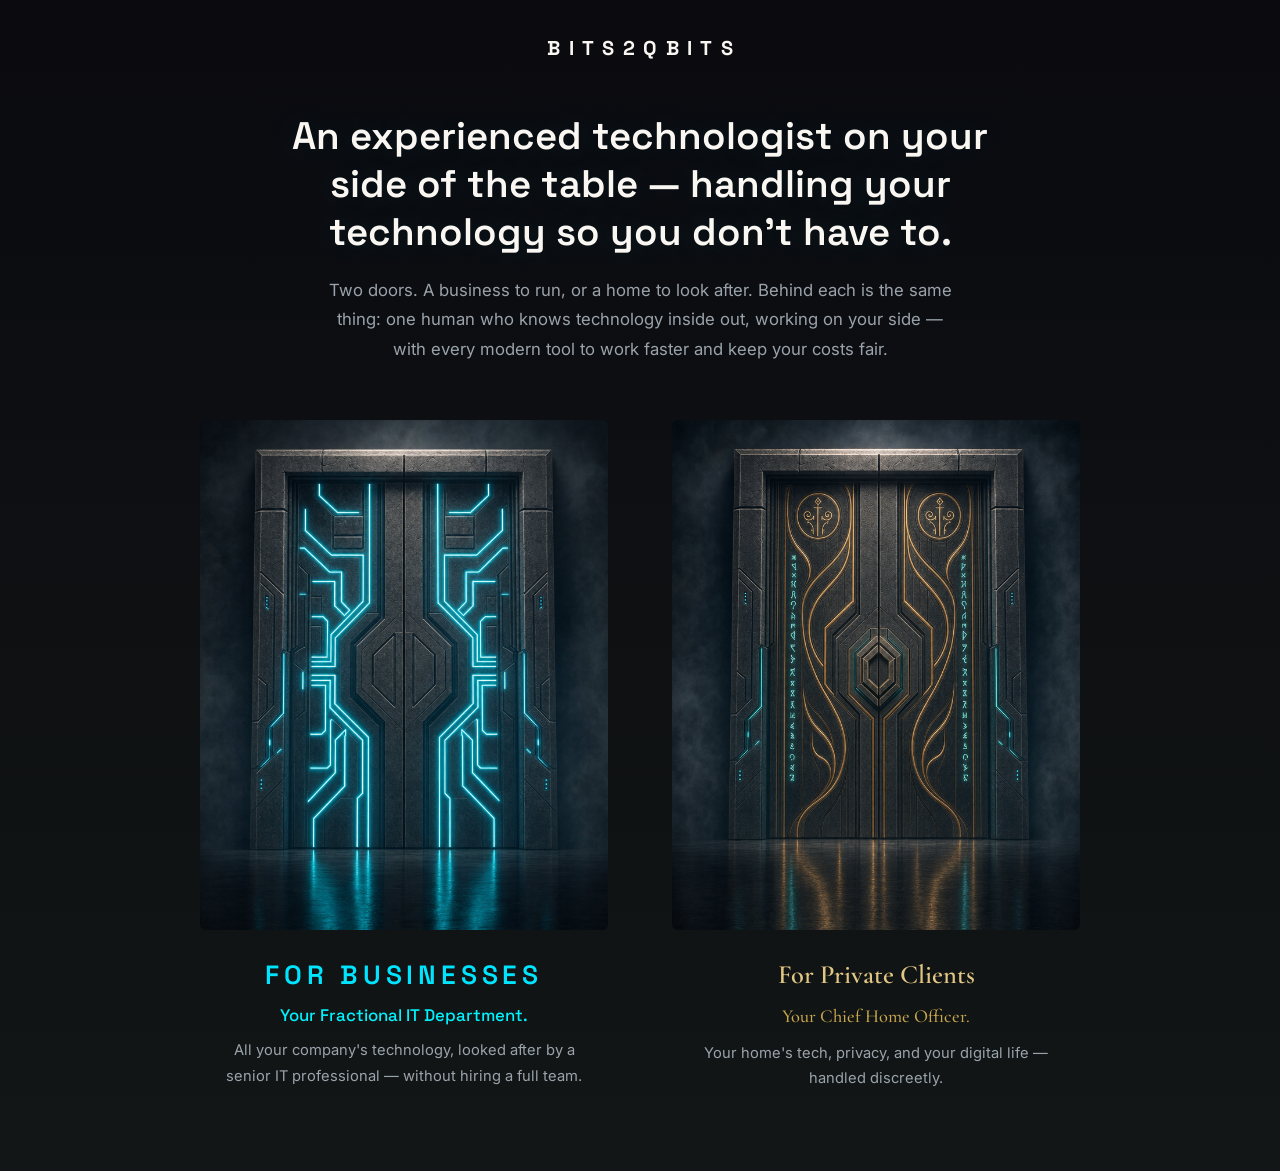
<file: index.html>
<!DOCTYPE html>
<html lang="en">
<head>
<meta charset="UTF-8">
<meta name="viewport" content="width=device-width, initial-scale=1.0">
<title>BITS2QBITS — Two Doors</title>
<link rel="preconnect" href="https://fonts.googleapis.com">
<link rel="preconnect" href="https://fonts.gstatic.com" crossorigin>
<link href="https://fonts.googleapis.com/css2?family=Space+Grotesk:wght@500;600;700&family=Cormorant+Garamond:wght@500;600&family=Inter:wght@400;500&display=swap" rel="stylesheet">
<link rel="stylesheet" href="assets/style.css">
</head>
<body>

<header class="site-header">
  <div class="wordmark">BITS2QBITS</div>
</header>

<main class="hero">
  <section class="intro">
    <h1 class="promise">An experienced technologist on your side of the table — handling your technology so you don't have to.</h1>
    <p class="microcopy">Two doors. A business to run, or a home to look after. Behind each is the same thing: one human who knows technology inside out, working on your side — with every modern tool to work faster and keep your costs fair.</p>
  </section>

  <section class="doors">
    <figure class="door-col door-business">
      <button class="door-panel" id="door-business" data-video="assets/business_flythrough_v4.mp4" data-target="business.html" aria-label="For Businesses — enter the Business world">
        <img src="assets/business_door_CLOSED_fronton.png" alt="For Businesses — enter the Business world" draggable="false">
      </button>
      <figcaption class="door-caption">
        <h2 class="door-label label-business">For Businesses</h2>
        <p class="door-tagline tag-business">Your Fractional IT Department.</p>
        <p class="door-helper">All your company's technology, looked after by a senior IT professional — without hiring a full team.</p>
      </figcaption>
    </figure>

    <figure class="door-col door-private">
      <button class="door-panel" id="door-private" data-video="assets/private_flythrough_v3.mp4" data-target="private.html" aria-label="For Private Clients — enter the Private world">
        <img src="assets/02_private_door_CLOSED_runes.png?v=2" alt="For Private Clients — enter the Private world" draggable="false">
      </button>
      <figcaption class="door-caption">
        <h2 class="door-label label-private">For Private Clients</h2>
        <p class="door-tagline tag-private">Your Chief Home Officer.</p>
        <p class="door-helper">Your home's tech, privacy, and your digital life — handled discreetly.</p>
      </figcaption>
    </figure>
  </section>
</main>

<div class="video-overlay" id="video-overlay" hidden>
  <video id="overlay-video" playsinline muted preload="auto"></video>
  <div class="overlay-controls">
    <button id="btn-audio" class="overlay-btn icon-btn" aria-label="Mute" title="Mute">
      <svg class="ico-sound" viewBox="0 0 24 24" width="20" height="20" aria-hidden="true">
        <path d="M3 9v6h4l5 5V4L7 9H3z" fill="currentColor"/>
        <path d="M15.5 8.5a4.5 4.5 0 0 1 0 7" fill="none" stroke="currentColor" stroke-width="1.6" stroke-linecap="round"/>
        <path d="M18 6.2a8 8 0 0 1 0 11.6" fill="none" stroke="currentColor" stroke-width="1.6" stroke-linecap="round"/>
      </svg>
      <svg class="ico-muted" viewBox="0 0 24 24" width="20" height="20" aria-hidden="true">
        <path d="M3 9v6h4l5 5V4L7 9H3z" fill="currentColor"/>
        <line x1="16" y1="9.2" x2="22" y2="14.8" stroke="currentColor" stroke-width="1.8" stroke-linecap="round"/>
        <line x1="22" y1="9.2" x2="16" y2="14.8" stroke="currentColor" stroke-width="1.8" stroke-linecap="round"/>
      </svg>
    </button>
    <button id="btn-skip" class="overlay-btn" aria-label="Close video and return to doors">Skip</button>
  </div>
</div>

<script src="assets/script.js"></script>
</body>
</html>
</file>
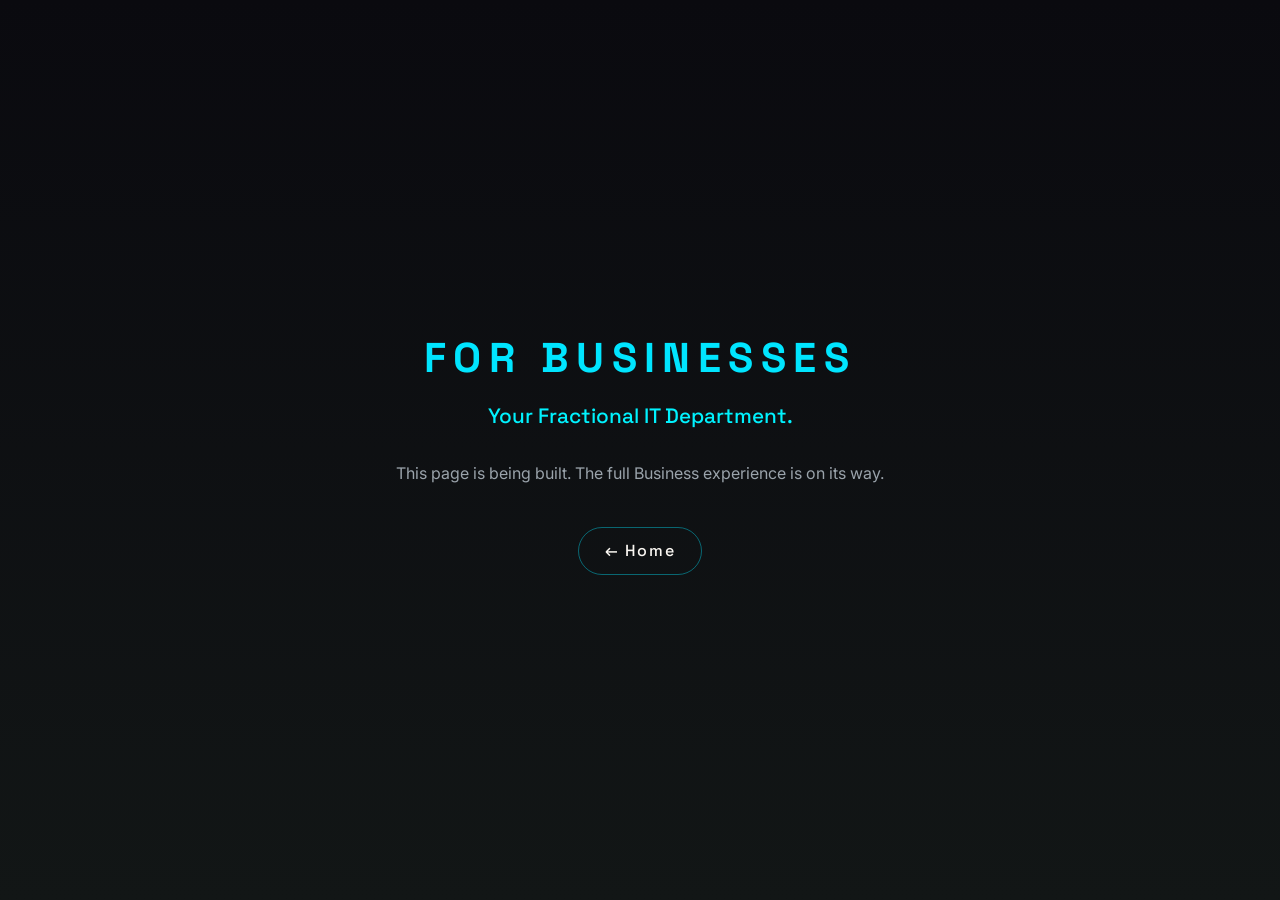
<file: business.html>
<!DOCTYPE html>
<html lang="en">
<head>
<meta charset="UTF-8">
<meta name="viewport" content="width=device-width, initial-scale=1.0">
<title>For Businesses — BITS2QBITS</title>
<link rel="preconnect" href="https://fonts.googleapis.com">
<link rel="preconnect" href="https://fonts.gstatic.com" crossorigin>
<link href="https://fonts.googleapis.com/css2?family=Space+Grotesk:wght@500;600;700&family=Inter:wght@400;500&display=swap" rel="stylesheet">
<link rel="stylesheet" href="assets/style.css">
<style>
  .stub { min-height: 100vh; display: flex; flex-direction: column; align-items: center; justify-content: center; text-align: center; padding: 2rem 1.5rem; }
  .stub h1 { font-family: var(--sans-display); font-weight: 700; text-transform: uppercase; letter-spacing: 0.18em; font-size: clamp(1.6rem, 4vw, 2.6rem); color: var(--cyan); margin-bottom: 0.5rem; }
  .stub .tag { font-family: var(--sans-display); font-weight: 500; font-size: clamp(1.05rem, 2vw, 1.3rem); color: var(--cyan-2); margin-bottom: 1.75rem; }
  .stub p { color: var(--muted); max-width: 34rem; margin-bottom: 2.5rem; }
  .home-link { font-family: var(--sans-display); font-weight: 500; letter-spacing: 0.1em; color: var(--text); text-decoration: none; border: 1px solid rgba(0, 229, 255, 0.4); border-radius: 999px; padding: 0.65rem 1.6rem; transition: border-color 0.25s ease, color 0.25s ease; }
  .home-link:hover { border-color: var(--cyan); color: var(--cyan); }
  .home-link:focus-visible { outline: 2px solid var(--cyan); outline-offset: 3px; }
</style>
</head>
<body>
<main class="stub">
  <h1>For Businesses</h1>
  <div class="tag">Your Fractional IT Department.</div>
  <p>This page is being built. The full Business experience is on its way.</p>
  <a class="home-link" href="index.html">&larr; Home</a>
</main>
</body>
</html>
</file>
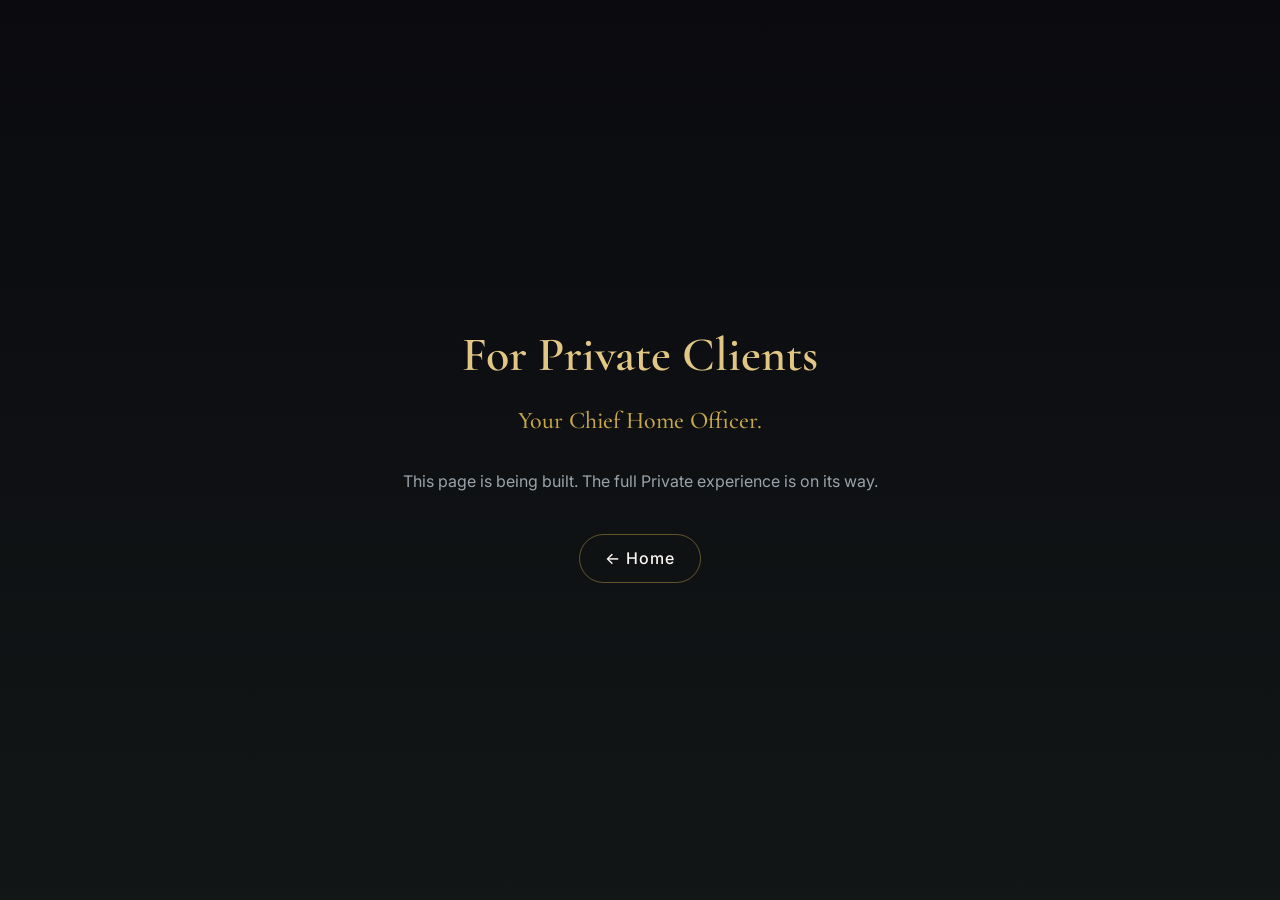
<file: private.html>
<!DOCTYPE html>
<html lang="en">
<head>
<meta charset="UTF-8">
<meta name="viewport" content="width=device-width, initial-scale=1.0">
<title>For Private Clients — BITS2QBITS</title>
<link rel="preconnect" href="https://fonts.googleapis.com">
<link rel="preconnect" href="https://fonts.gstatic.com" crossorigin>
<link href="https://fonts.googleapis.com/css2?family=Cormorant+Garamond:wght@500;600&family=Inter:wght@400;500&display=swap" rel="stylesheet">
<link rel="stylesheet" href="assets/style.css">
<style>
  .stub { min-height: 100vh; display: flex; flex-direction: column; align-items: center; justify-content: center; text-align: center; padding: 2rem 1.5rem; }
  .stub h1 { font-family: var(--serif); font-weight: 600; font-size: clamp(1.9rem, 4.5vw, 3rem); color: var(--gold-2); margin-bottom: 0.5rem; }
  .stub .tag { font-family: var(--serif); font-weight: 500; font-size: clamp(1.15rem, 2.2vw, 1.5rem); color: var(--gold); margin-bottom: 1.75rem; }
  .stub p { color: var(--muted); max-width: 34rem; margin-bottom: 2.5rem; }
  .home-link { font-family: var(--sans-body); font-weight: 500; letter-spacing: 0.06em; color: var(--text); text-decoration: none; border: 1px solid rgba(201, 168, 76, 0.45); border-radius: 999px; padding: 0.65rem 1.6rem; transition: border-color 0.25s ease, color 0.25s ease; }
  .home-link:hover { border-color: var(--gold); color: var(--gold-2); }
  .home-link:focus-visible { outline: 2px solid var(--gold); outline-offset: 3px; }
</style>
</head>
<body>
<main class="stub">
  <h1>For Private Clients</h1>
  <div class="tag">Your Chief Home Officer.</div>
  <p>This page is being built. The full Private experience is on its way.</p>
  <a class="home-link" href="index.html">&larr; Home</a>
</main>
</body>
</html>
</file>
<file: assets/style.css>
/* BITS2QBITS — two doors hero */
:root {
  --void: #0A0A0F;
  --surface: #121616;
  --surface-2: #1B1E22;
  --text: #FAF7F2;
  --muted: #9AA3AB;
  --cyan: #00E5FF;
  --cyan-2: #00F2FE;
  --cyan-3: #00C6FF;
  --gold: #C9A84C;
  --gold-2: #E2C784;
  --gold-3: #D4AF37;
  --sans-display: "Space Grotesk", system-ui, -apple-system, "Segoe UI", sans-serif;
  --serif: "Cormorant Garamond", Georgia, "Times New Roman", serif;
  --sans-body: "Inter", system-ui, -apple-system, "Segoe UI", sans-serif;
}

* { box-sizing: border-box; margin: 0; padding: 0; }

html, body { min-height: 100%; }

body {
  background: linear-gradient(180deg, var(--void) 0%, var(--surface) 100%);
  background-color: var(--void);
  color: var(--text);
  font-family: var(--sans-body);
  font-weight: 400;
  line-height: 1.6;
  -webkit-font-smoothing: antialiased;
}

.site-header {
  padding: 2rem 1.5rem 0;
  text-align: center;
}

.wordmark {
  font-family: var(--sans-display);
  font-weight: 700;
  font-size: 1.25rem;
  letter-spacing: 0.42em;
  text-indent: 0.42em; /* balance tracking */
  color: var(--text);
}

.hero {
  max-width: 1180px;
  margin: 0 auto;
  padding: 3rem 1.5rem 5rem;
}

.intro { text-align: center; max-width: 46rem; margin: 0 auto 3.5rem; }

.promise {
  font-family: var(--sans-display);
  font-weight: 600;
  font-size: clamp(1.5rem, 3.2vw, 2.4rem);
  line-height: 1.25;
  color: var(--text);
  text-shadow: 0 0 32px rgba(0, 229, 255, 0.14), 0 0 60px rgba(201, 168, 76, 0.08);
  margin-bottom: 1.25rem;
}

.microcopy {
  font-size: clamp(0.95rem, 1.4vw, 1.05rem);
  color: var(--muted);
  line-height: 1.75;
  max-width: 40rem;
  margin: 0 auto;
}

/* ---------- Doors ---------- */
.doors {
  display: grid;
  grid-template-columns: 1fr 1fr;
  gap: clamp(2rem, 5vw, 4rem);
  align-items: start;
  max-width: 880px;
  margin: 0 auto;
}

.door-col { display: flex; flex-direction: column; }

.door-panel {
  display: block;
  width: 100%;
  aspect-ratio: 4 / 5;
  padding: 0;
  border: none;
  border-radius: 6px;
  overflow: hidden;
  background: var(--surface-2);
  cursor: pointer;
  position: relative;
  transition: filter 0.45s ease, box-shadow 0.45s ease, transform 0.45s ease;
  filter: brightness(1);
}

.door-panel img {
  width: 100%;
  height: 100%;
  object-fit: cover;
  object-position: center;
  display: block;
  user-select: none;
}

@media (hover: hover) and (pointer: fine) {
  .door-business:hover .door-panel,
  .door-panel:focus-visible {
    filter: brightness(1.15);
  }
  .door-business:hover .door-panel {
    box-shadow: 0 0 60px rgba(0, 229, 255, 0.35), 0 0 140px rgba(0, 198, 255, 0.18);
  }
  .door-private:hover .door-panel {
    box-shadow: 0 0 60px rgba(201, 168, 76, 0.35), 0 0 140px rgba(212, 175, 55, 0.18);
  }
  .doors:has(.door-business:hover) .door-private .door-panel { filter: brightness(0.9); }
  .doors:has(.door-private:hover) .door-business .door-panel { filter: brightness(0.9); }
}

/* Mobile / scroll-based light-up (no hover on touch) */
.door-business .door-panel.lit {
  filter: brightness(1.15);
  box-shadow: 0 0 60px rgba(0, 229, 255, 0.35), 0 0 140px rgba(0, 198, 255, 0.18);
}
.door-private .door-panel.lit {
  filter: brightness(1.15);
  box-shadow: 0 0 60px rgba(201, 168, 76, 0.35), 0 0 140px rgba(212, 175, 55, 0.18);
}

.door-panel:focus-visible {
  outline: 2px solid var(--cyan);
  outline-offset: 4px;
}
#door-private:focus-visible { outline-color: var(--gold); }

.door-caption { text-align: center; padding-top: 1.5rem; }

.door-label { font-size: clamp(1.3rem, 2.2vw, 1.65rem); font-weight: 600; margin-bottom: 0.35rem; }

.label-business {
  font-family: var(--sans-display);
  text-transform: uppercase;
  letter-spacing: 0.18em;
  color: var(--cyan);
}

.label-private {
  font-family: var(--serif);
  font-weight: 600;
  color: var(--gold-2);
}

.door-tagline { font-size: 1.05rem; margin-bottom: 0.6rem; color: var(--text); }
.tag-business { font-family: var(--sans-display); font-weight: 500; color: var(--cyan-2); }
.tag-private { font-family: var(--serif); font-weight: 500; font-size: 1.15rem; color: var(--gold); }

.door-helper {
  font-size: 0.92rem;
  color: var(--muted);
  line-height: 1.7;
  max-width: 24rem;
  margin: 0 auto;
}

/* ---------- Video overlay ---------- */
.video-overlay {
  position: fixed;
  inset: 0;
  z-index: 100;
  background: var(--void);
  display: flex;
  align-items: center;
  justify-content: center;
  opacity: 0;
  transition: opacity 0.45s ease;
}

.video-overlay.visible { opacity: 1; }

.video-overlay[hidden] { display: none; }

#overlay-video {
  width: 100%;
  height: 100%;
  object-fit: contain;
  background: var(--void);
}

.overlay-controls {
  position: absolute;
  top: 1.25rem;
  right: 1.25rem;
  display: flex;
  gap: 0.75rem;
}

.overlay-btn {
  font-family: var(--sans-display);
  font-weight: 500;
  font-size: 0.85rem;
  letter-spacing: 0.08em;
  color: var(--text);
  background: rgba(27, 30, 34, 0.75);
  border: 1px solid rgba(250, 247, 242, 0.25);
  border-radius: 999px;
  padding: 0.55rem 1.15rem;
  cursor: pointer;
  backdrop-filter: blur(6px);
  transition: border-color 0.25s ease, background 0.25s ease;
}

.overlay-btn:hover { border-color: var(--text); background: rgba(27, 30, 34, 0.95); }
.overlay-btn:focus-visible { outline: 2px solid var(--text); outline-offset: 2px; }

/* audio icon button */
.icon-btn {
  display: inline-flex;
  align-items: center;
  justify-content: center;
  padding: 0.55rem;
  width: 2.7rem;
  height: 2.7rem;
}
.icon-btn svg { display: block; }
.icon-btn .ico-muted { display: none; }
body.is-muted .icon-btn .ico-sound { display: none; }
body.is-muted .icon-btn .ico-muted { display: block; }

/* ---------- Mobile ---------- */
@media (max-width: 899px) {
  .doors { grid-template-columns: 1fr; max-width: 420px; gap: 3.5rem; }
  .door-panel { aspect-ratio: 3 / 4; }
  .hero { padding-top: 2rem; }
}

/* ---------- Reduced motion ---------- */
@media (prefers-reduced-motion: reduce) {
  .door-panel { transition: none; }
  .door-business:hover .door-panel,
  .door-private:hover .door-panel,
  .doors:has(.door-business:hover) .door-private .door-panel,
  .doors:has(.door-private:hover) .door-business .door-panel,
  .door-panel.lit {
    filter: brightness(1);
    box-shadow: none;
  }
}
</file>
